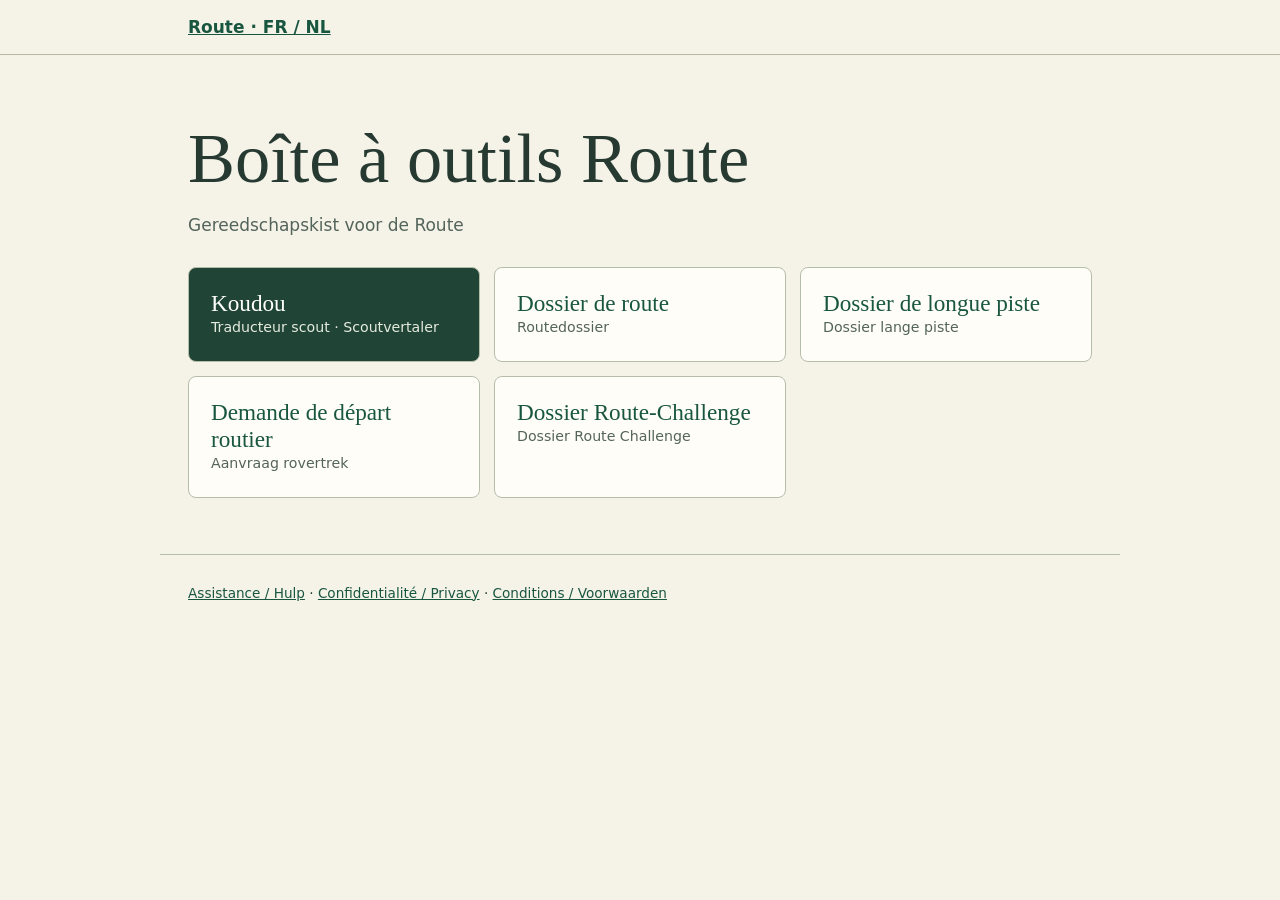
<file: index.html>
<!doctype html><html lang="fr"><meta charset="utf-8"><meta name="viewport" content="width=device-width,initial-scale=1"><title>Boîte à outils Route | Route</title><link rel="stylesheet" href="style.css"><header><a href="index.html">Route · FR / NL</a></header><main><h1>Boîte à outils Route</h1><p class="nl" lang="nl">Gereedschapskist voor de Route</p><nav><a class="card" href="koudou.html"><strong>Koudou</strong><small lang="nl">Traducteur scout · Scoutvertaler</small></a><a class="card" href="dossier-route.html"><strong>Dossier de route</strong><small lang="nl">Routedossier</small></a><a class="card" href="longue-piste.html"><strong>Dossier de longue piste</strong><small lang="nl">Dossier lange piste</small></a><a class="card" href="depart-routier.html"><strong>Demande de départ routier</strong><small lang="nl">Aanvraag rovertrek</small></a><a class="card" href="route-challenge.html"><strong>Dossier Route-Challenge</strong><small lang="nl">Dossier Route Challenge</small></a></nav></main><footer><a href="support.html">Assistance / Hulp</a> · <a href="confidentialite.html">Confidentialité / Privacy</a> · <a href="conditions.html">Conditions / Voorwaarden</a></footer></html>
</file>
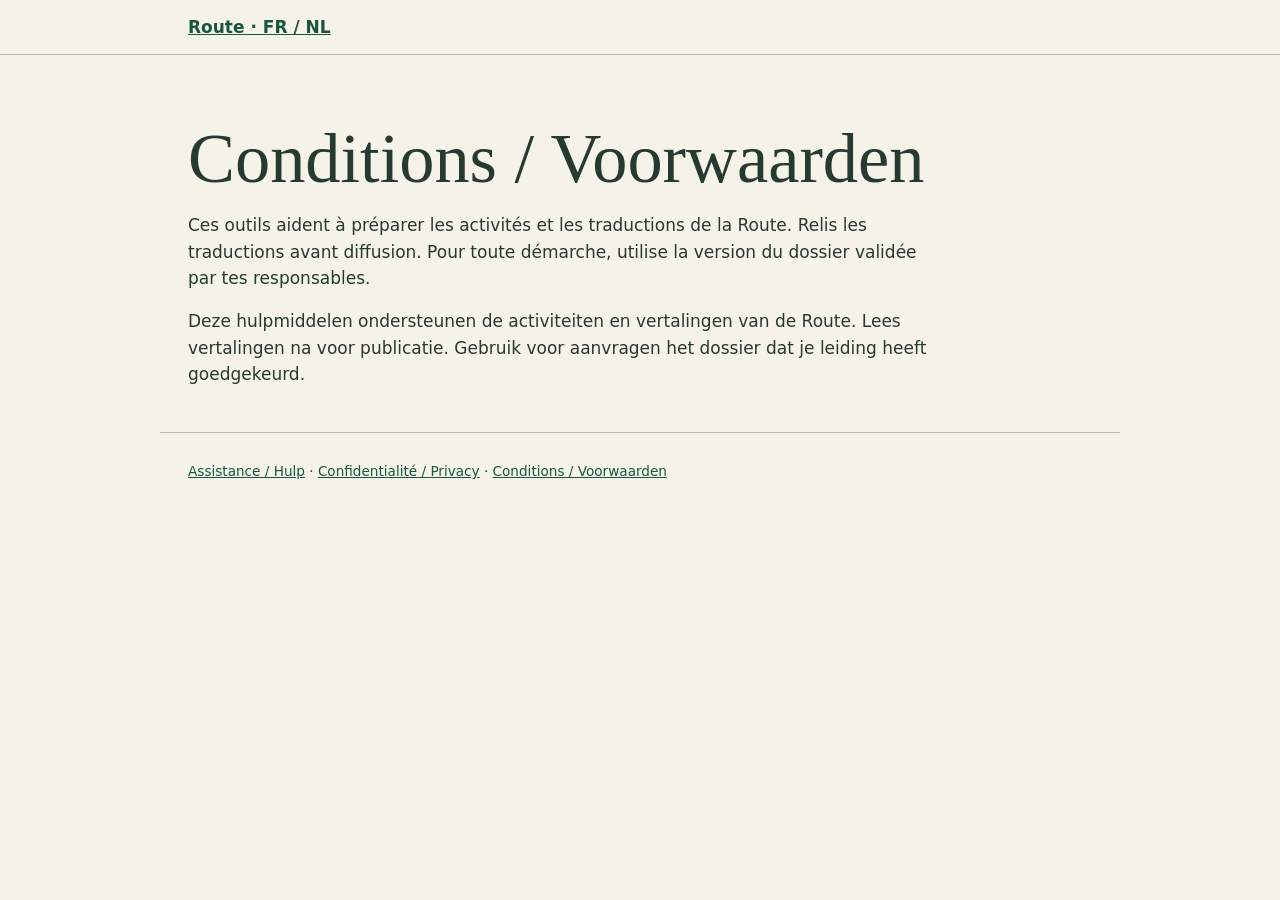
<file: conditions.html>
<!doctype html><html lang="fr"><meta charset="utf-8"><meta name="viewport" content="width=device-width,initial-scale=1"><title>Conditions / Voorwaarden | Route</title><link rel="stylesheet" href="style.css"><header><a href="index.html">Route · FR / NL</a></header><main><h1>Conditions / Voorwaarden</h1><p>Ces outils aident à préparer les activités et les traductions de la Route. Relis les traductions avant diffusion. Pour toute démarche, utilise la version du dossier validée par tes responsables.</p><p lang="nl">Deze hulpmiddelen ondersteunen de activiteiten en vertalingen van de Route. Lees vertalingen na voor publicatie. Gebruik voor aanvragen het dossier dat je leiding heeft goedgekeurd.</p></main><footer><a href="support.html">Assistance / Hulp</a> · <a href="confidentialite.html">Confidentialité / Privacy</a> · <a href="conditions.html">Conditions / Voorwaarden</a></footer></html>
</file>
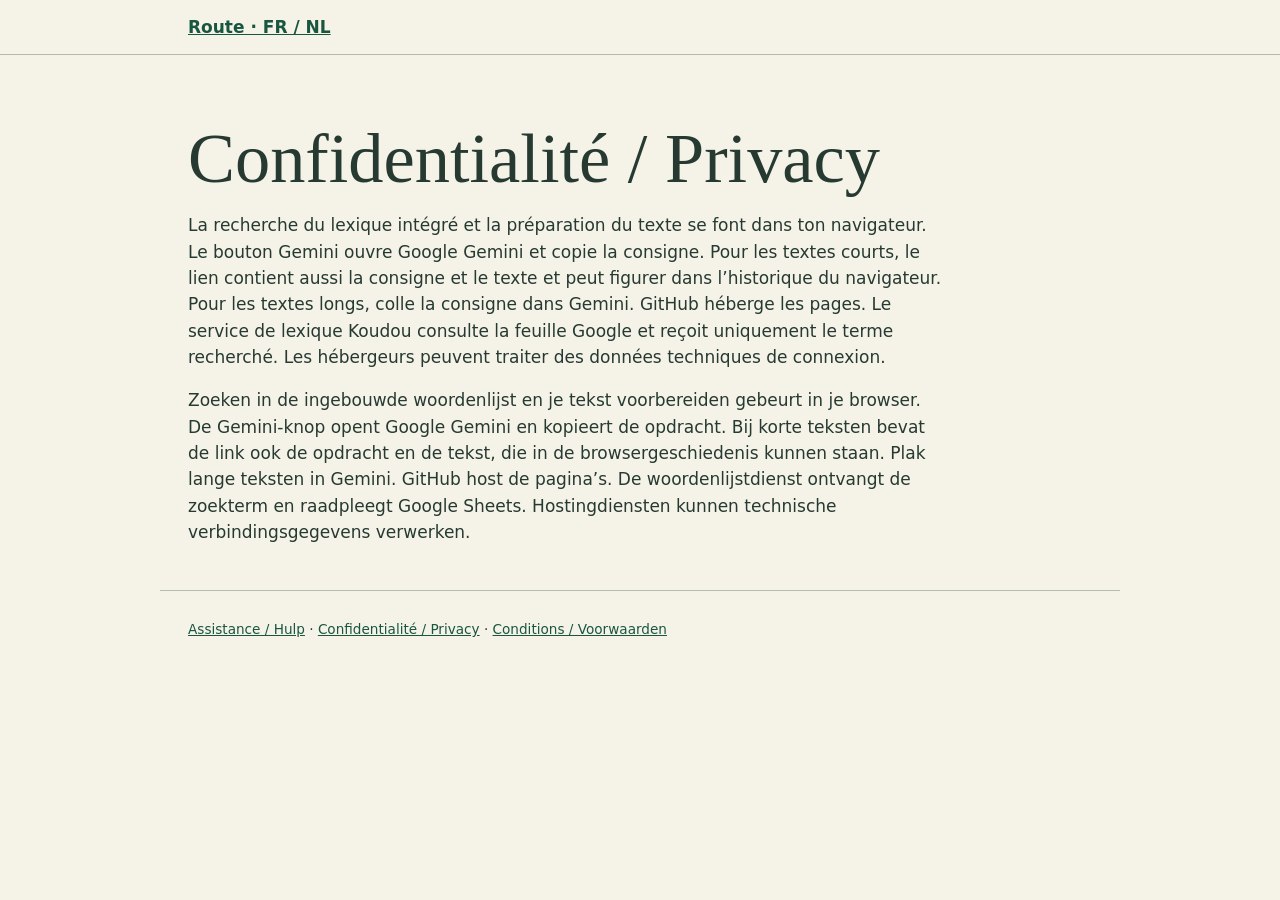
<file: confidentialite.html>
<!doctype html><html lang="fr"><meta charset="utf-8"><meta name="viewport" content="width=device-width,initial-scale=1"><title>Confidentialité / Privacy | Route</title><link rel="stylesheet" href="style.css"><header><a href="index.html">Route · FR / NL</a></header><main><h1>Confidentialité / Privacy</h1><p>La recherche du lexique intégré et la préparation du texte se font dans ton navigateur. Le bouton Gemini ouvre Google Gemini et copie la consigne. Pour les textes courts, le lien contient aussi la consigne et le texte et peut figurer dans l’historique du navigateur. Pour les textes longs, colle la consigne dans Gemini. GitHub héberge les pages. Le service de lexique Koudou consulte la feuille Google et reçoit uniquement le terme recherché. Les hébergeurs peuvent traiter des données techniques de connexion.</p><p lang="nl">Zoeken in de ingebouwde woordenlijst en je tekst voorbereiden gebeurt in je browser. De Gemini-knop opent Google Gemini en kopieert de opdracht. Bij korte teksten bevat de link ook de opdracht en de tekst, die in de browsergeschiedenis kunnen staan. Plak lange teksten in Gemini. GitHub host de pagina’s. De woordenlijstdienst ontvangt de zoekterm en raadpleegt Google Sheets. Hostingdiensten kunnen technische verbindingsgegevens verwerken.</p></main><footer><a href="support.html">Assistance / Hulp</a> · <a href="confidentialite.html">Confidentialité / Privacy</a> · <a href="conditions.html">Conditions / Voorwaarden</a></footer></html>
</file>
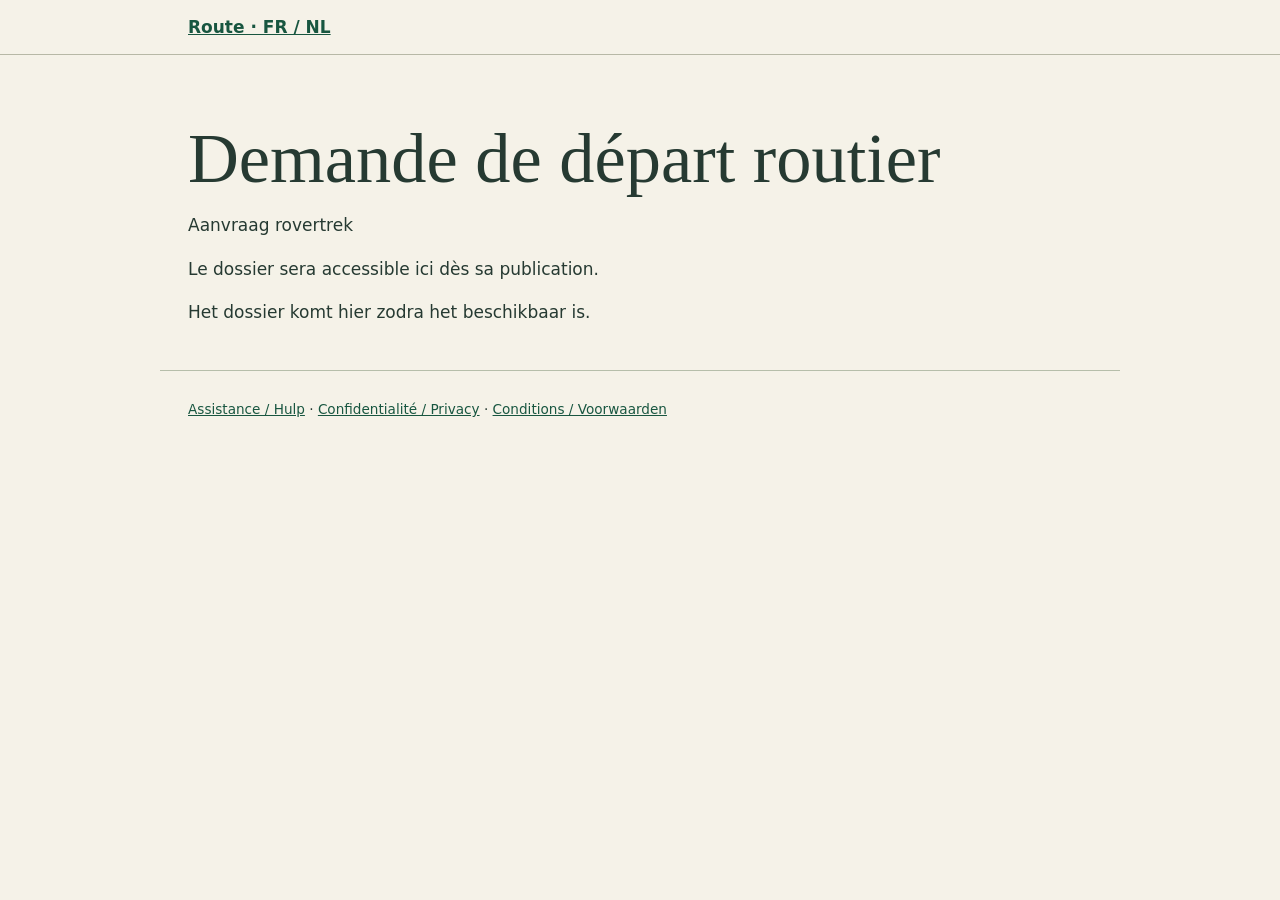
<file: depart-routier.html>
<!doctype html><html lang="fr"><meta charset="utf-8"><meta name="viewport" content="width=device-width,initial-scale=1"><title>Demande de départ routier | Route</title><link rel="stylesheet" href="style.css"><header><a href="index.html">Route · FR / NL</a></header><main><h1>Demande de départ routier</h1><p lang="nl">Aanvraag rovertrek</p><p>Le dossier sera accessible ici dès sa publication.</p><p lang="nl">Het dossier komt hier zodra het beschikbaar is.</p></main><footer><a href="support.html">Assistance / Hulp</a> · <a href="confidentialite.html">Confidentialité / Privacy</a> · <a href="conditions.html">Conditions / Voorwaarden</a></footer></html>
</file>
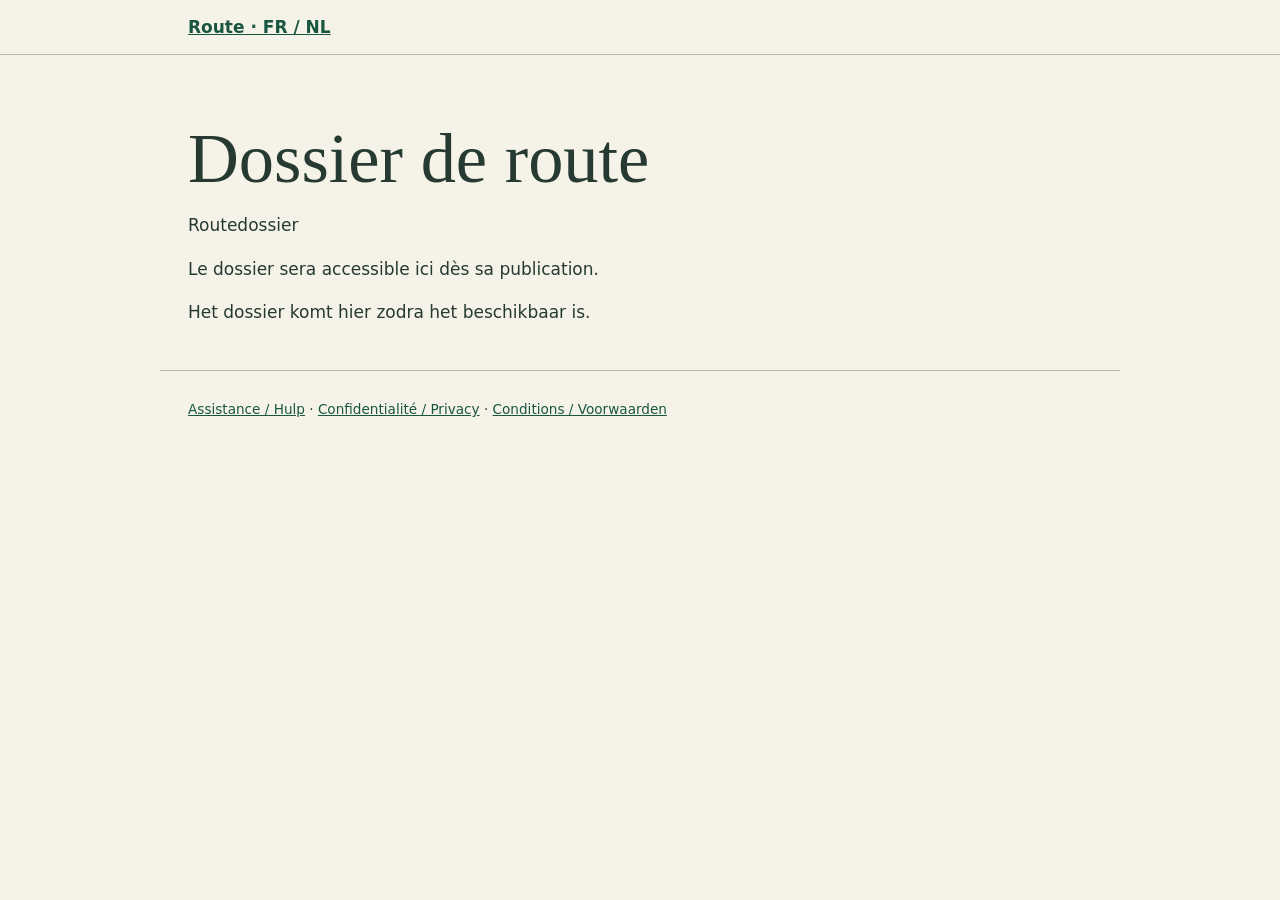
<file: dossier-route.html>
<!doctype html><html lang="fr"><meta charset="utf-8"><meta name="viewport" content="width=device-width,initial-scale=1"><title>Dossier de route | Route</title><link rel="stylesheet" href="style.css"><header><a href="index.html">Route · FR / NL</a></header><main><h1>Dossier de route</h1><p lang="nl">Routedossier</p><p>Le dossier sera accessible ici dès sa publication.</p><p lang="nl">Het dossier komt hier zodra het beschikbaar is.</p></main><footer><a href="support.html">Assistance / Hulp</a> · <a href="confidentialite.html">Confidentialité / Privacy</a> · <a href="conditions.html">Conditions / Voorwaarden</a></footer></html>
</file>
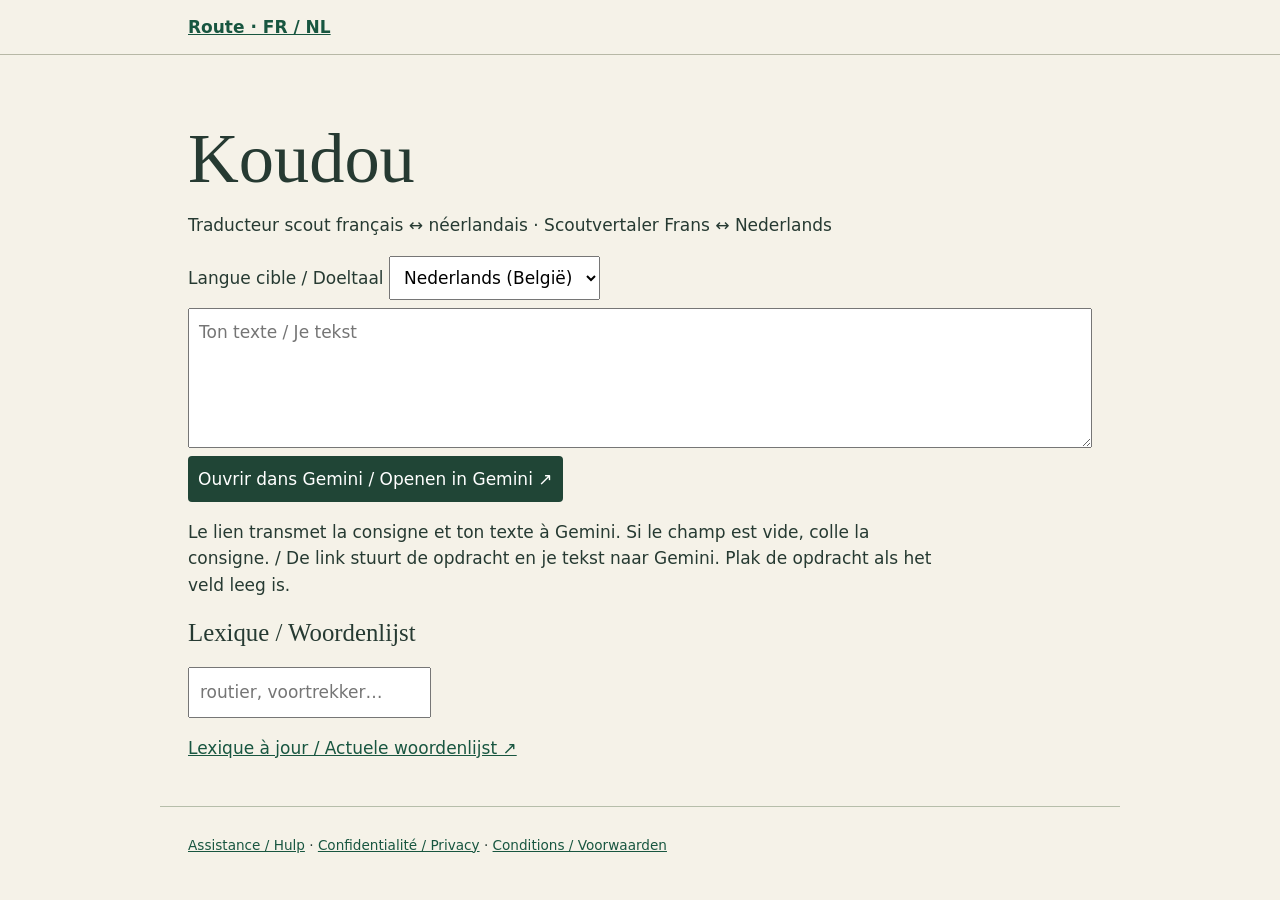
<file: koudou.html>
<!doctype html><html lang="fr"><meta charset="utf-8"><meta name="viewport" content="width=device-width,initial-scale=1"><title>Koudou | Route</title><link rel="stylesheet" href="style.css"><header><a href="index.html">Route · FR / NL</a></header><main><h1>Koudou</h1><p>Traducteur scout français ↔ néerlandais · Scoutvertaler Frans ↔ Nederlands</p><label for="direction">Langue cible / Doeltaal</label> <select id="direction"><option value="nl">Nederlands (België)</option><option value="fr">Français</option></select><textarea id="source" placeholder="Ton texte / Je tekst" aria-label="Texte à traduire / Te vertalen tekst"></textarea><button id="launch">Ouvrir dans Gemini / Openen in Gemini ↗</button><p id="msg" role="status">Le lien transmet la consigne et ton texte à Gemini. Si le champ est vide, colle la consigne. / De link stuurt de opdracht en je tekst naar Gemini. Plak de opdracht als het veld leeg is.</p><textarea id="manual" hidden readonly aria-label="Consigne à copier / Te kopiëren opdracht"></textarea><h2>Lexique / Woordenlijst</h2><input id="q" aria-label="Recherche / Zoeken" placeholder="routier, voortrekker…"><dl id="results"></dl><p><a href="https://docs.google.com/spreadsheets/d/1ZdjnZB2ftEtazU4DUm_jtW0DiqTKJ-tqE_Jy2nkgFcE/edit">Lexique à jour / Actuele woordenlijst ↗</a></p><script src="koudou.js?v=gemini1"></script></main><footer><a href="support.html">Assistance / Hulp</a> · <a href="confidentialite.html">Confidentialité / Privacy</a> · <a href="conditions.html">Conditions / Voorwaarden</a></footer></html>
</file>
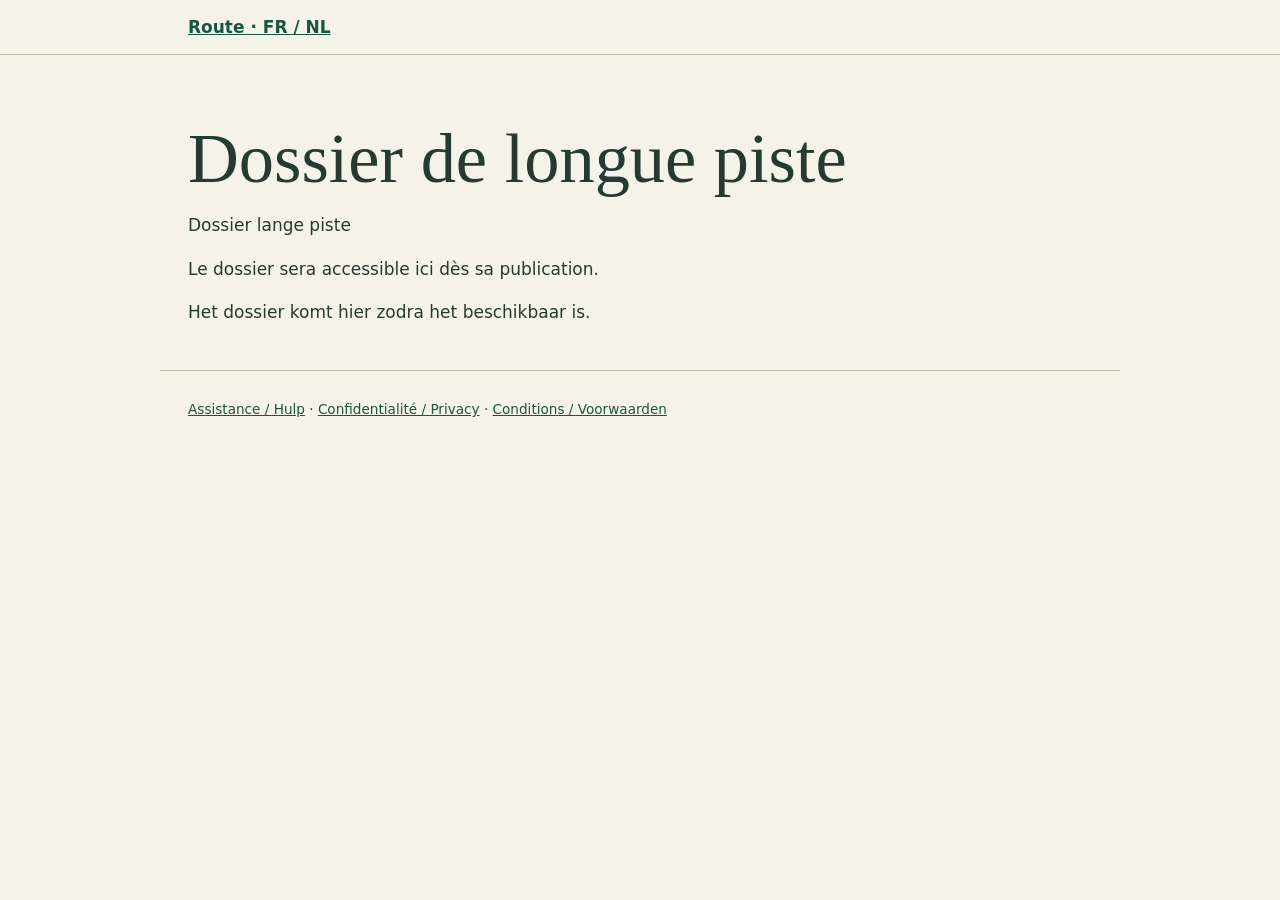
<file: longue-piste.html>
<!doctype html><html lang="fr"><meta charset="utf-8"><meta name="viewport" content="width=device-width,initial-scale=1"><title>Dossier de longue piste | Route</title><link rel="stylesheet" href="style.css"><header><a href="index.html">Route · FR / NL</a></header><main><h1>Dossier de longue piste</h1><p lang="nl">Dossier lange piste</p><p>Le dossier sera accessible ici dès sa publication.</p><p lang="nl">Het dossier komt hier zodra het beschikbaar is.</p></main><footer><a href="support.html">Assistance / Hulp</a> · <a href="confidentialite.html">Confidentialité / Privacy</a> · <a href="conditions.html">Conditions / Voorwaarden</a></footer></html>
</file>
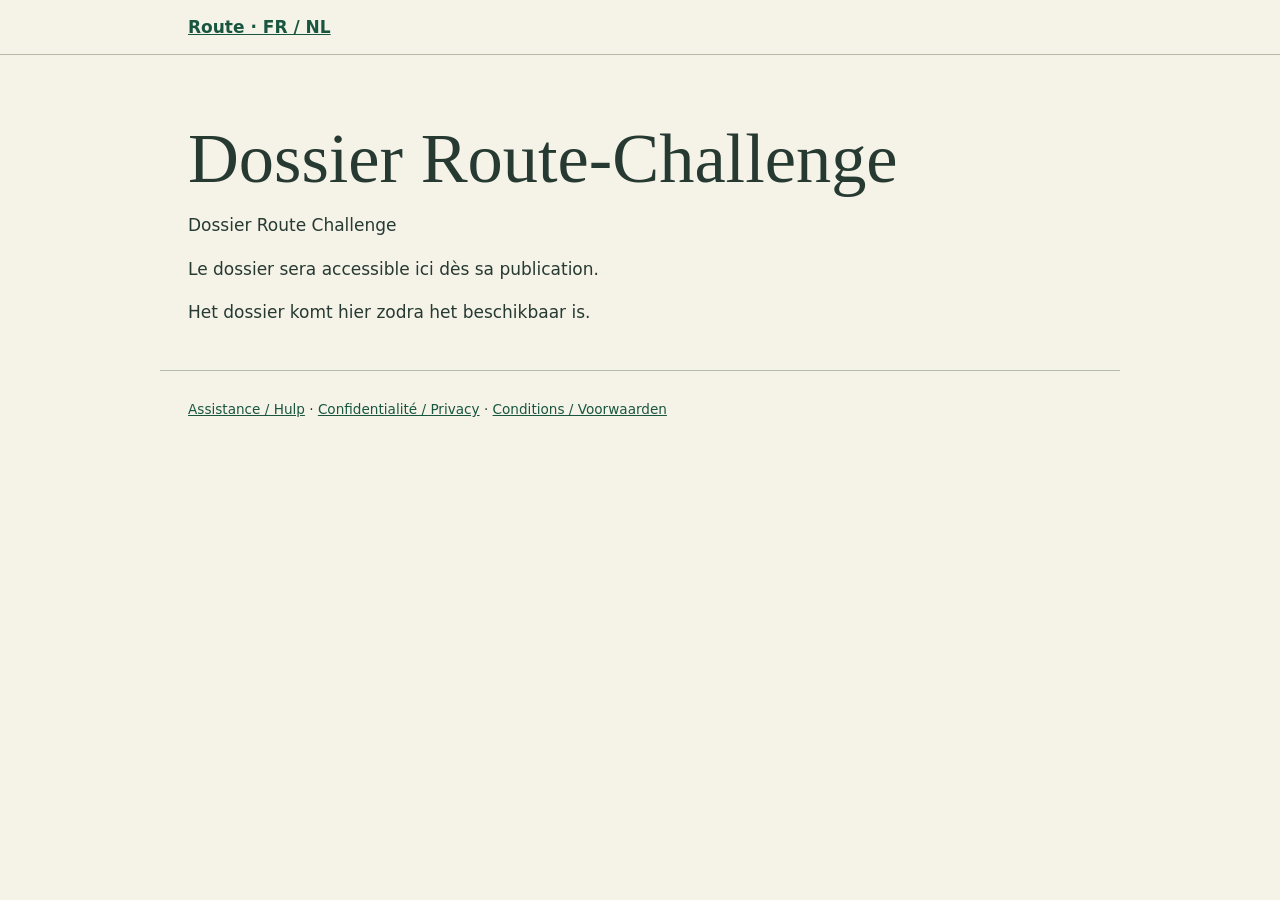
<file: route-challenge.html>
<!doctype html><html lang="fr"><meta charset="utf-8"><meta name="viewport" content="width=device-width,initial-scale=1"><title>Dossier Route-Challenge | Route</title><link rel="stylesheet" href="style.css"><header><a href="index.html">Route · FR / NL</a></header><main><h1>Dossier Route-Challenge</h1><p lang="nl">Dossier Route Challenge</p><p>Le dossier sera accessible ici dès sa publication.</p><p lang="nl">Het dossier komt hier zodra het beschikbaar is.</p></main><footer><a href="support.html">Assistance / Hulp</a> · <a href="confidentialite.html">Confidentialité / Privacy</a> · <a href="conditions.html">Conditions / Voorwaarden</a></footer></html>
</file>
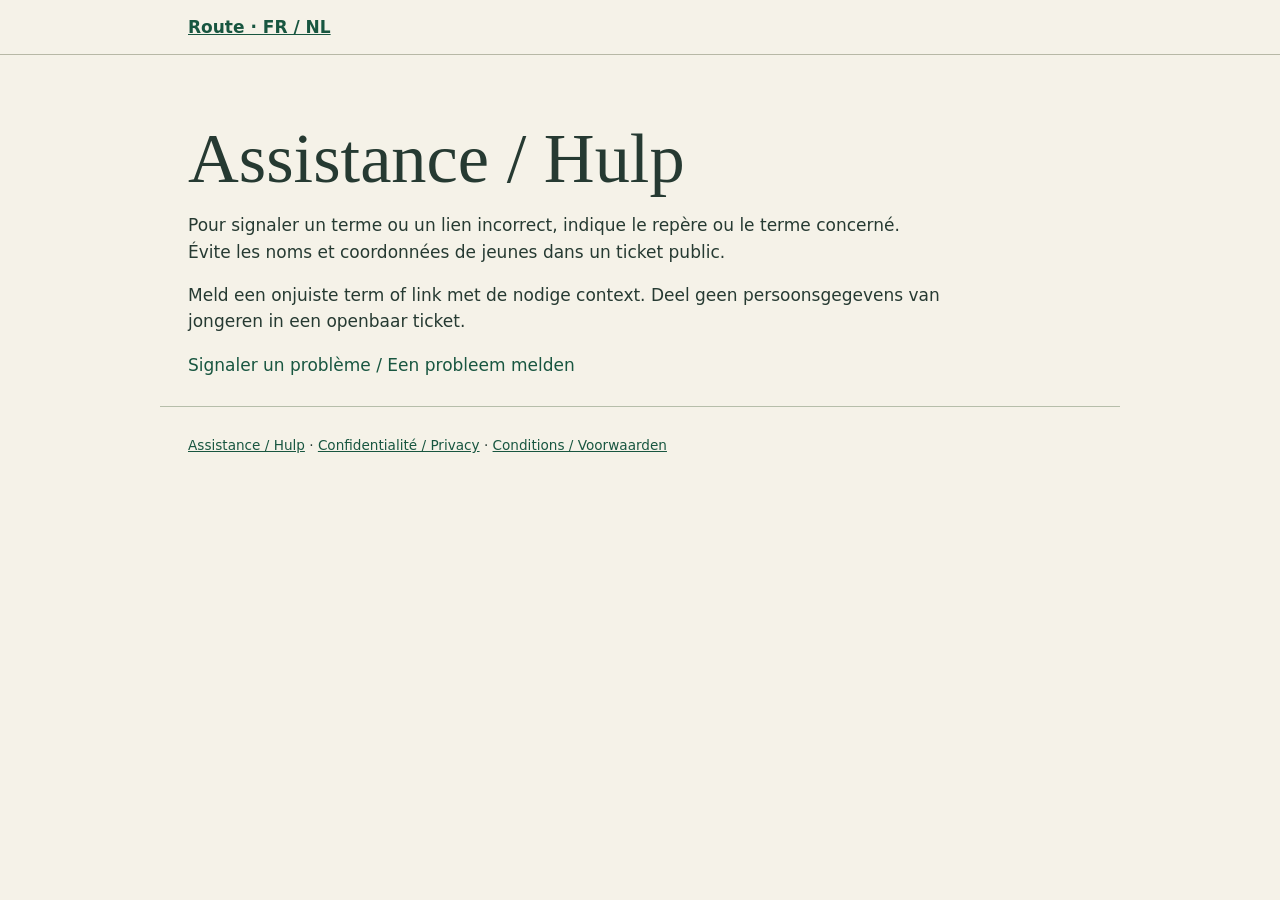
<file: support.html>
<!doctype html><html lang="fr"><meta charset="utf-8"><meta name="viewport" content="width=device-width,initial-scale=1"><title>Assistance / Hulp | Route</title><link rel="stylesheet" href="style.css"><header><a href="index.html">Route · FR / NL</a></header><main><h1>Assistance / Hulp</h1><p>Pour signaler un terme ou un lien incorrect, indique le repère ou le terme concerné. Évite les noms et coordonnées de jeunes dans un ticket public.</p><p lang="nl">Meld een onjuiste term of link met de nodige context. Deel geen persoonsgegevens van jongeren in een openbaar ticket.</p><a id="issues">Signaler un problème / Een probleem melden</a><script>if(location.hostname.endsWith(".github.io"))document.querySelector("#issues").href="https://github.com/"+location.hostname.split(".")[0]+"/"+location.pathname.split("/")[1]+"/issues/new"</script></main><footer><a href="support.html">Assistance / Hulp</a> · <a href="confidentialite.html">Confidentialité / Privacy</a> · <a href="conditions.html">Conditions / Voorwaarden</a></footer></html>
</file>
<file: style.css>
*{box-sizing:border-box}body{margin:0;background:#f5f2e8;color:#263a32;font:17px/1.55 system-ui,sans-serif}main,footer{max-width:960px;margin:auto;padding:28px}header{border-bottom:1px solid #b7b8a6;padding:14px max(28px,calc((100vw - 904px)/2));color:#6d3620;font-weight:700}a{color:#185640}h1{font:clamp(2.3rem,6vw,4.4rem)/1.04 Georgia,serif;margin:.55em 0 .15em}h2{font:1.55rem Georgia,serif}p{max-width:70ch}.nl,small{color:#53645a}nav{display:grid;grid-template-columns:repeat(auto-fit,minmax(240px,1fr));gap:14px;margin:28px 0}.card{padding:22px;border:1px solid #b6beaa;border-radius:8px;background:#fffdf7;text-decoration:none}.card:first-child{background:#204536;color:white}.card:first-child small{color:#e5ebde}.card strong,.card small{display:block}.card strong{font:1.45rem Georgia,serif}.card:hover{outline:2px solid #63725a}footer{border-top:1px solid #b6beaa;font-size:.85rem}textarea,input,select,button{font:inherit;padding:10px;max-width:100%}textarea{display:block;width:100%;min-height:140px;margin:8px 0}button{background:#204536;color:white;border:0;border-radius:4px;cursor:pointer}dt{font-weight:bold}dd{margin-bottom:10px}
[hidden]{display:none!important}
</file>
